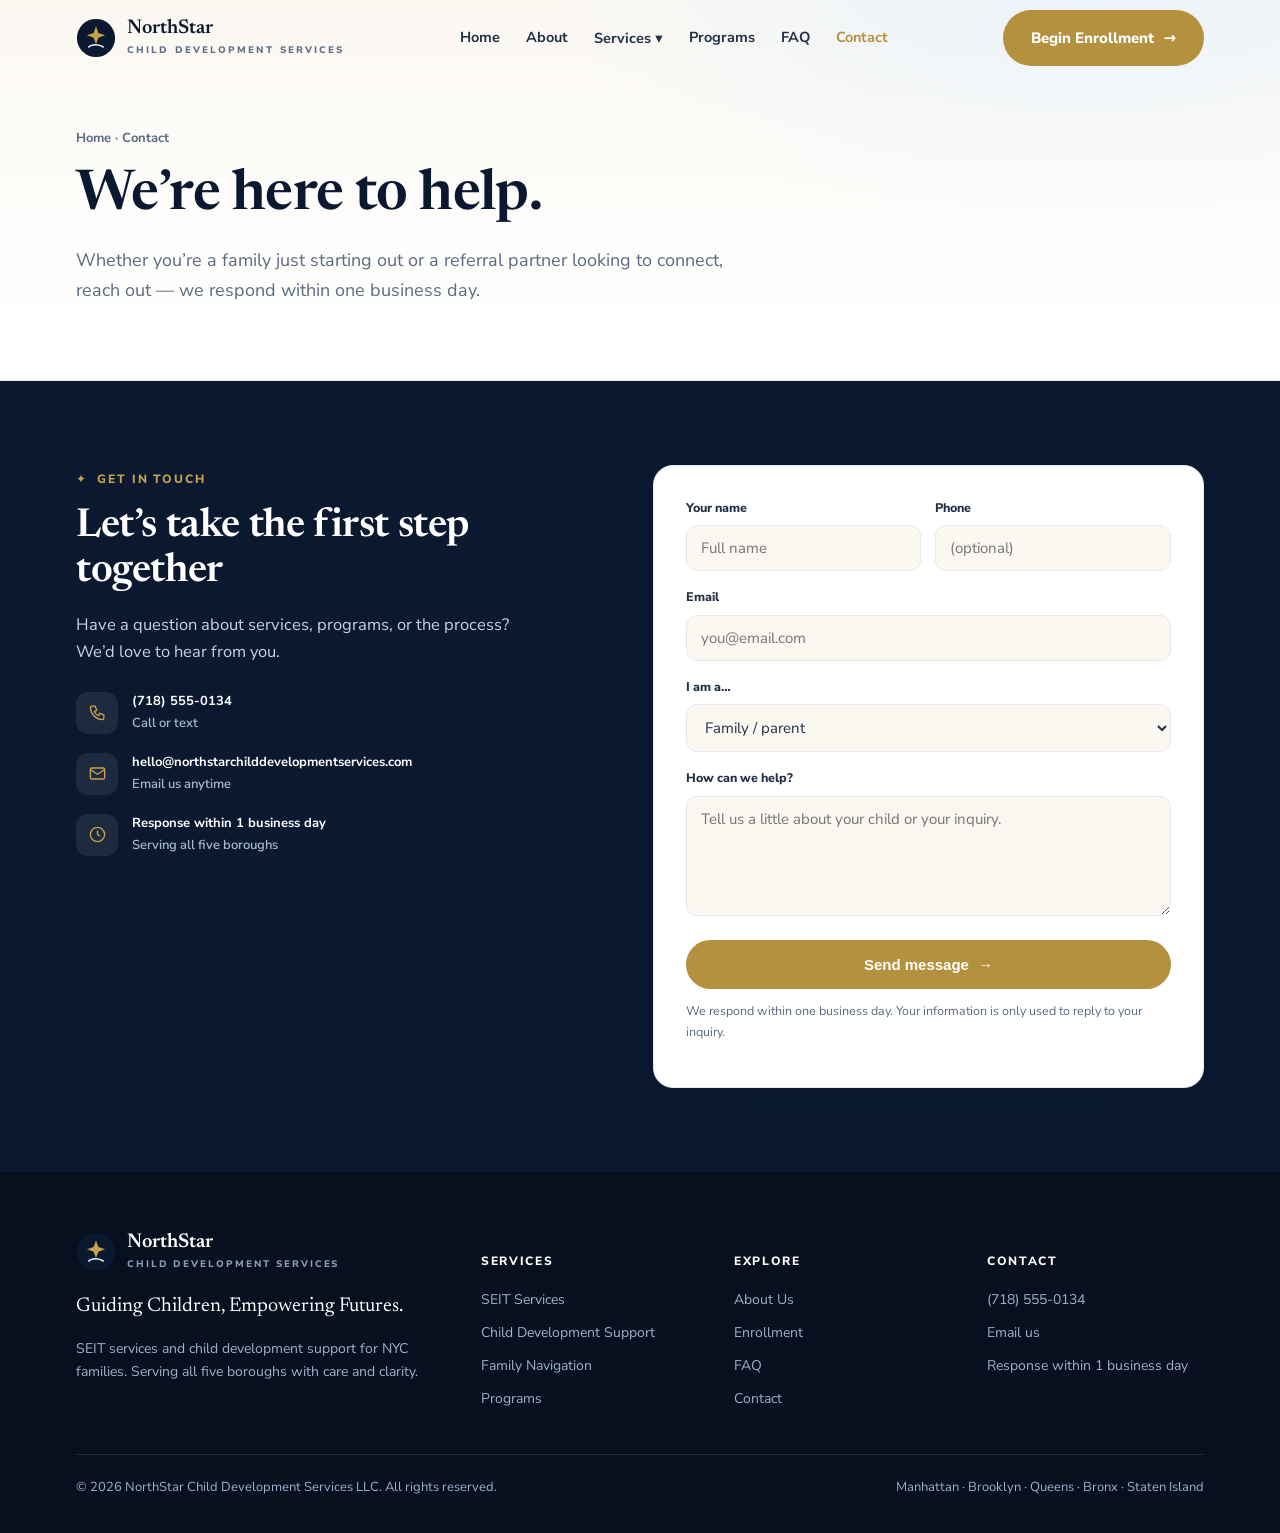
<file: contact.html>
<!DOCTYPE html><html lang="en"><head><meta charset="utf-8"/><meta name="viewport" content="width=device-width, initial-scale=1"/><title>Contact — NorthStar Child Development Services</title><meta name="description" content="Contact NorthStar Child Development Services. Call, email, or send a message — we respond within one business day. Serving all five NYC boroughs."/><meta property="og:title" content="Contact — NorthStar Child Development Services"/><meta property="og:description" content="Contact NorthStar Child Development Services. Call, email, or send a message — we respond within one business day. Serving all five NYC boroughs."/><link rel="preconnect" href="https://fonts.googleapis.com"/><link rel="preconnect" href="https://fonts.gstatic.com" crossorigin/><link href="https://fonts.googleapis.com/css2?family=Newsreader:opsz,wght@6..72,400;6..72,500;6..72,600&family=Nunito+Sans:wght@400;600;700;800&display=swap" rel="stylesheet"/><link rel="stylesheet" href="assets/style.css"/></head><body><header class="site" id="top-header"><div class="wrap bar"><a href="index.html" class="brand" aria-label="NorthStar Child Development Services home"><svg class="mark" viewBox="0 0 44 44" fill="none" xmlns="http://www.w3.org/2000/svg" aria-hidden="true"><circle cx="22" cy="22" r="21" fill="#0A1930"/><path d="M22 9l2.6 7.4L32 19l-7.4 2.6L22 29l-2.6-7.4L12 19l7.4-2.6L22 9z" fill="#C9A24B"/><path d="M14 32c3-3.5 12-3.5 16 0" stroke="#EAF2FB" stroke-width="1.6" stroke-linecap="round"/></svg><span class="txt"><b>NorthStar</b><small>CHILD DEVELOPMENT SERVICES</small></span></a><nav class="main" aria-label="Primary"><a href="index.html" class="">Home</a><a href="about.html" class="">About</a><span class="navitem"><a href="services.html" class="">Services ▾</a><span class="drop"><a href="seit.html"><b>SEIT Services</b><span>One-on-one specialized instruction</span></a><a href="child-development.html"><b>Child Development Support</b><span>Milestones, evaluations, referrals</span></a><a href="family-navigation.html"><b>Family Navigation</b><span>Understanding the CPSE process</span></a><a href="services.html"><b>All Services</b><span>See everything we offer</span></a></span></span><a href="programs.html" class="">Programs</a><a href="faq.html" class="">FAQ</a><a href="contact.html" class="active">Contact</a></nav><div class="hcta"><a href="enroll.html" class="btn btn-gold">Begin Enrollment <span class="a">→</span></a><button class="burger" id="burger" aria-label="Open menu"><span></span><span></span><span></span></button></div></div></header><div class="mobile" id="mobile" aria-hidden="true"><div class="mtop"><span class="eyebrow"><span class="star">✦</span> Menu</span><button class="mclose" id="mclose">Close ✕</button></div><a href="index.html">Home</a><a href="about.html">About</a><a href="services.html">Services</a><a href="seit.html" class="sub">SEIT Services</a><a href="child-development.html" class="sub">Child Development Support</a><a href="family-navigation.html" class="sub">Family Navigation</a><a href="programs.html">Programs</a><a href="faq.html">FAQ</a><a href="contact.html">Contact</a><div style="margin-top:22px"><a href="enroll.html" class="btn btn-gold" style="color:#fff">Begin Enrollment →</a></div></div><main><section class="page-head"><div class="wrap"><div class="crumb rev"><a href="index.html">Home</a> &middot; Contact</div><h1 class="rev">We’re here to help.</h1><p class="rev">Whether you’re a family just starting out or a referral partner looking to connect, reach out — we respond within one business day.</p></div></section><section class="band navy"><div class="wrap contact-grid"><div class="rev"><span class="eyebrow" style="color:var(--gold-bright)"><span class="star">✦</span> Get in touch</span><h2 style="font-size:clamp(26px,3.4vw,40px);margin:14px 0 14px">Let’s take the first step together</h2><p style="color:#c7d3e6;font-size:16.5px;max-width:44ch">Have a question about services, programs, or the process? We’d love to hear from you.</p><div class="cinfo"><a href="tel:7185550134"><span class="ic"><svg viewBox="0 0 24 24" fill="none" stroke="currentColor" stroke-width="1.7"><path d="M5 4h4l2 5-3 2a12 12 0 005 5l2-3 5 2v4a2 2 0 01-2 2A16 16 0 013 6a2 2 0 012-2z"/></svg></span><span><b>(718) 555-0134</b><span>Call or text</span></span></a><a href="mailto:hello@northstarchilddevelopmentservices.com"><span class="ic"><svg viewBox="0 0 24 24" fill="none" stroke="currentColor" stroke-width="1.7"><rect x="3" y="5" width="18" height="14" rx="2"/><path d="M3 7l9 6 9-6"/></svg></span><span><b>hello@northstarchilddevelopmentservices.com</b><span>Email us anytime</span></span></a><div class="row"><span class="ic"><svg viewBox="0 0 24 24" fill="none" stroke="currentColor" stroke-width="1.7"><circle cx="12" cy="12" r="9"/><path d="M12 7v5l3 2"/></svg></span><span><b>Response within 1 business day</b><span>Serving all five boroughs</span></span></div></div></div><form class="cform rev" id="contactForm" action="https://api.web3forms.com/submit" method="POST"><input type="hidden" name="access_key" value="YOUR_WEB3FORMS_ACCESS_KEY"/><input type="hidden" name="subject" value="New inquiry — NorthStar Child Development Services"/><input type="checkbox" name="botcheck" style="display:none" tabindex="-1" autocomplete="off"/><div class="fld row"><div class="fld"><label for="name">Your name</label><input id="name" name="name" type="text" required placeholder="Full name"/></div><div class="fld"><label for="phone">Phone</label><input id="phone" name="phone" type="tel" placeholder="(optional)"/></div></div><div class="fld"><label for="email">Email</label><input id="email" name="email" type="email" required placeholder="you@email.com"/></div><div class="fld"><label for="role">I am a…</label><select id="role" name="role"><option>Family / parent</option><option>Referral partner (attorney, advocate, evaluator, community)</option><option>Other</option></select></div><div class="fld"><label for="message">How can we help?</label><textarea id="message" name="message" required placeholder="Tell us a little about your child or your inquiry."></textarea></div><button type="submit" class="btn btn-gold" style="width:100%;justify-content:center;color:#fff">Send message <span class="a">→</span></button><p class="fnote">We respond within one business day. Your information is only used to reply to your inquiry.</p><p class="fstatus" id="fstatus"></p></form></div></section></main><footer class="site"><div class="wrap"><div class="foot"><div><div class="brand" style="gap:11px"><svg class="mark" viewBox="0 0 44 44" fill="none" xmlns="http://www.w3.org/2000/svg" aria-hidden="true"><circle cx="22" cy="22" r="21" fill="#0A1930"/><path d="M22 9l2.6 7.4L32 19l-7.4 2.6L22 29l-2.6-7.4L12 19l7.4-2.6L22 9z" fill="#C9A24B"/><path d="M14 32c3-3.5 12-3.5 16 0" stroke="#EAF2FB" stroke-width="1.6" stroke-linecap="round"/></svg><span class="txt"><b style="color:#fff;font-family:'Newsreader',serif;font-size:20px">NorthStar</b><small style="display:block;color:#8f9fbb;letter-spacing:.2em;font-size:9.5px;font-weight:800">CHILD DEVELOPMENT SERVICES</small></span></div><p class="tag" style="margin-top:18px">Guiding Children, Empowering Futures.</p><p>SEIT services and child development support for NYC families. Serving all five boroughs with care and clarity.</p></div><div><h5>Services</h5><ul><li><a href="seit.html">SEIT Services</a></li><li><a href="child-development.html">Child Development Support</a></li><li><a href="family-navigation.html">Family Navigation</a></li><li><a href="programs.html">Programs</a></li></ul></div><div><h5>Explore</h5><ul><li><a href="about.html">About Us</a></li><li><a href="enroll.html">Enrollment</a></li><li><a href="faq.html">FAQ</a></li><li><a href="contact.html">Contact</a></li></ul></div><div><h5>Contact</h5><ul><li><a href="tel:7185550134">(718) 555-0134</a></li><li><a href="mailto:hello@northstarchilddevelopmentservices.com">Email us</a></li><li>Response within 1 business day</li></ul></div></div><div class="fbot"><span>&copy; <span id="yr">2026</span> NorthStar Child Development Services LLC. All rights reserved.</span><span>Manhattan &middot; Brooklyn &middot; Queens &middot; Bronx &middot; Staten Island</span></div></div></footer><script src="assets/app.js"></script></body></html>
</file>
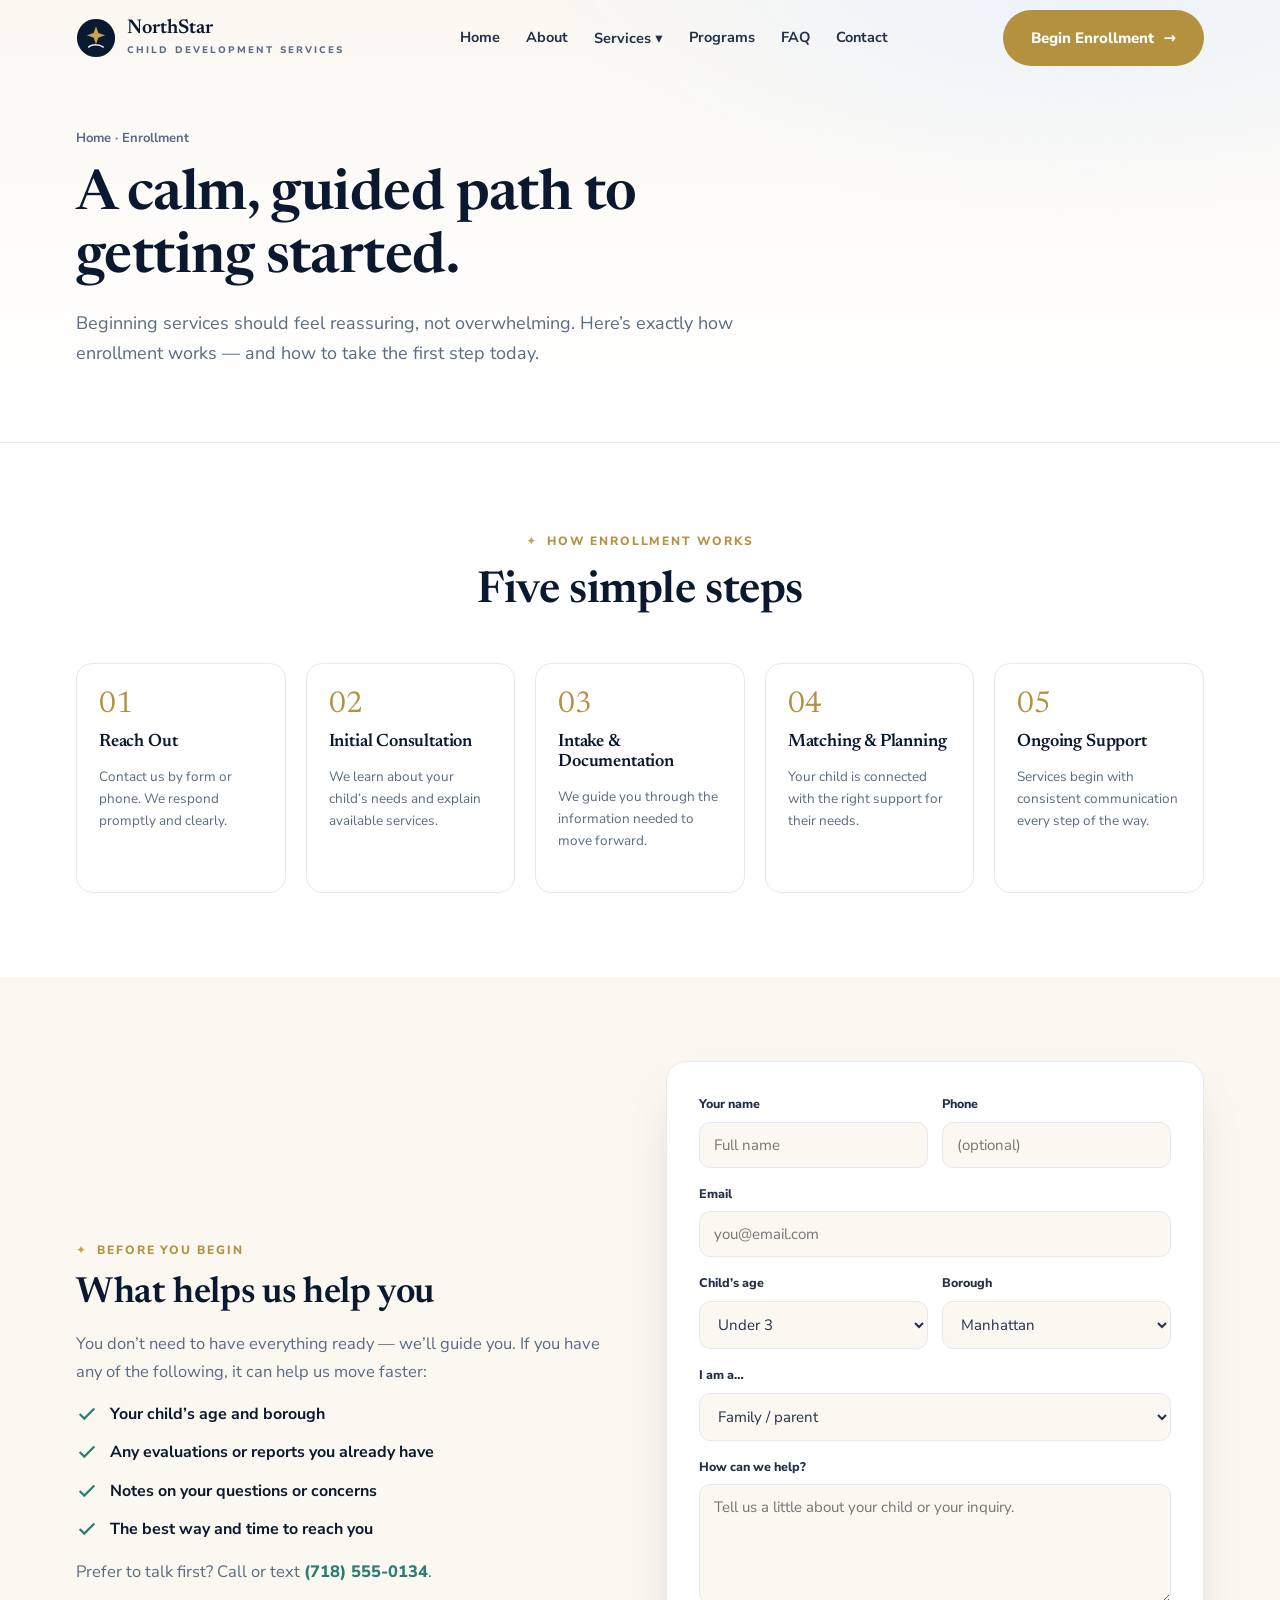
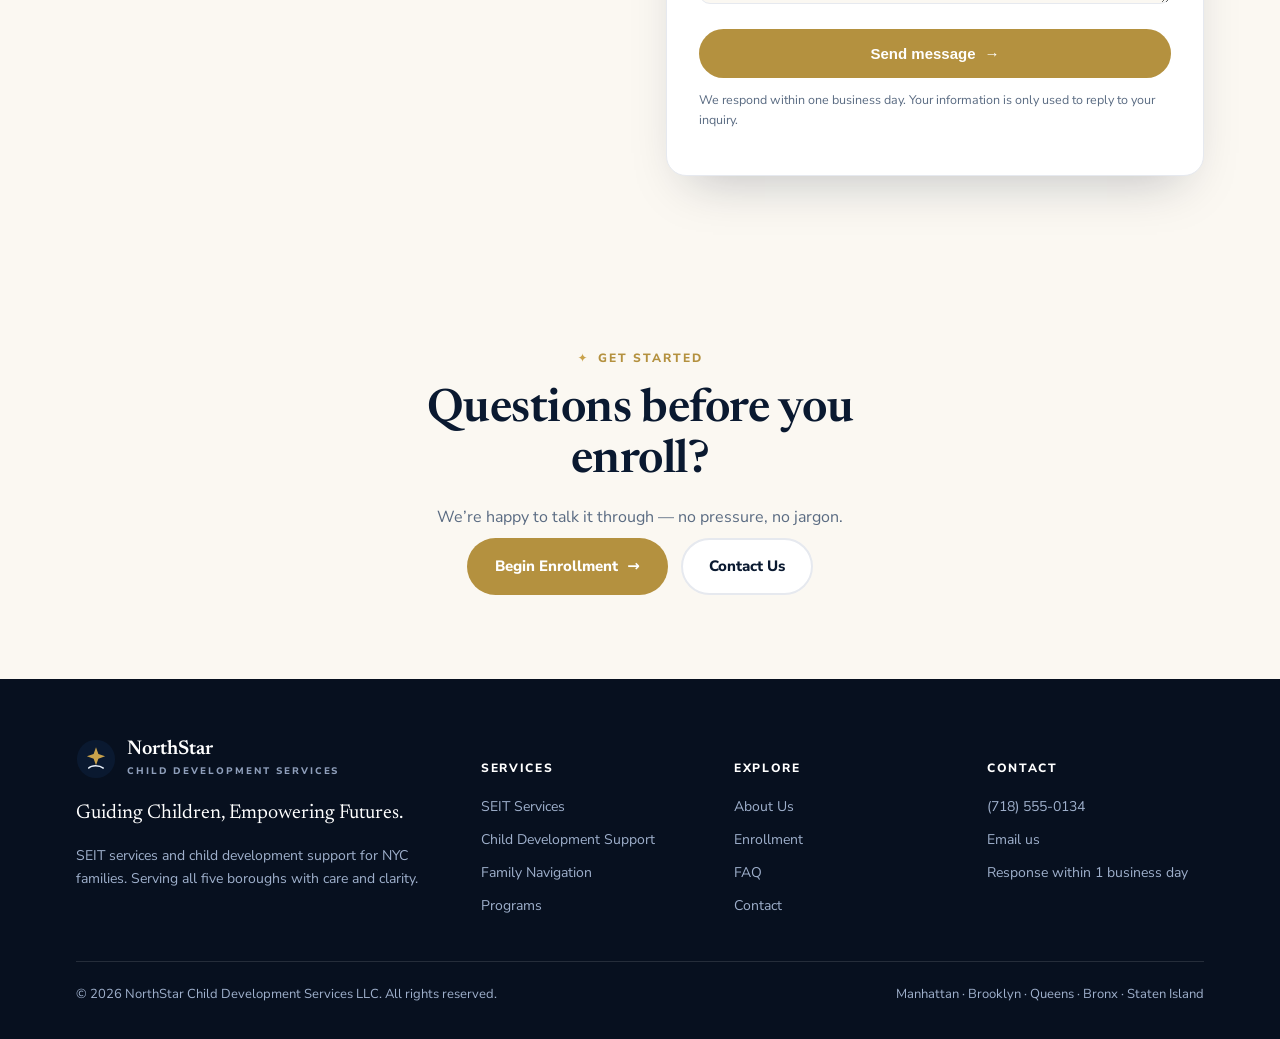
<file: enroll.html>
<!DOCTYPE html><html lang="en"><head><meta charset="utf-8"/><meta name="viewport" content="width=device-width, initial-scale=1"/><title>Enrollment — NorthStar Child Development Services</title><meta name="description" content="Begin enrollment with NorthStar Child Development Services. A calm, guided path to SEIT and child development support for your child."/><meta property="og:title" content="Enrollment — NorthStar Child Development Services"/><meta property="og:description" content="Begin enrollment with NorthStar Child Development Services. A calm, guided path to SEIT and child development support for your child."/><link rel="preconnect" href="https://fonts.googleapis.com"/><link rel="preconnect" href="https://fonts.gstatic.com" crossorigin/><link href="https://fonts.googleapis.com/css2?family=Newsreader:opsz,wght@6..72,400;6..72,500;6..72,600&family=Nunito+Sans:wght@400;600;700;800&display=swap" rel="stylesheet"/><link rel="stylesheet" href="assets/style.css"/></head><body><header class="site" id="top-header"><div class="wrap bar"><a href="index.html" class="brand" aria-label="NorthStar Child Development Services home"><svg class="mark" viewBox="0 0 44 44" fill="none" xmlns="http://www.w3.org/2000/svg" aria-hidden="true"><circle cx="22" cy="22" r="21" fill="#0A1930"/><path d="M22 9l2.6 7.4L32 19l-7.4 2.6L22 29l-2.6-7.4L12 19l7.4-2.6L22 9z" fill="#C9A24B"/><path d="M14 32c3-3.5 12-3.5 16 0" stroke="#EAF2FB" stroke-width="1.6" stroke-linecap="round"/></svg><span class="txt"><b>NorthStar</b><small>CHILD DEVELOPMENT SERVICES</small></span></a><nav class="main" aria-label="Primary"><a href="index.html" class="">Home</a><a href="about.html" class="">About</a><span class="navitem"><a href="services.html" class="">Services ▾</a><span class="drop"><a href="seit.html"><b>SEIT Services</b><span>One-on-one specialized instruction</span></a><a href="child-development.html"><b>Child Development Support</b><span>Milestones, evaluations, referrals</span></a><a href="family-navigation.html"><b>Family Navigation</b><span>Understanding the CPSE process</span></a><a href="services.html"><b>All Services</b><span>See everything we offer</span></a></span></span><a href="programs.html" class="">Programs</a><a href="faq.html" class="">FAQ</a><a href="contact.html" class="">Contact</a></nav><div class="hcta"><a href="enroll.html" class="btn btn-gold">Begin Enrollment <span class="a">→</span></a><button class="burger" id="burger" aria-label="Open menu"><span></span><span></span><span></span></button></div></div></header><div class="mobile" id="mobile" aria-hidden="true"><div class="mtop"><span class="eyebrow"><span class="star">✦</span> Menu</span><button class="mclose" id="mclose">Close ✕</button></div><a href="index.html">Home</a><a href="about.html">About</a><a href="services.html">Services</a><a href="seit.html" class="sub">SEIT Services</a><a href="child-development.html" class="sub">Child Development Support</a><a href="family-navigation.html" class="sub">Family Navigation</a><a href="programs.html">Programs</a><a href="faq.html">FAQ</a><a href="contact.html">Contact</a><div style="margin-top:22px"><a href="enroll.html" class="btn btn-gold" style="color:#fff">Begin Enrollment →</a></div></div><main><section class="page-head"><div class="wrap"><div class="crumb rev"><a href="index.html">Home</a> &middot; Enrollment</div><h1 class="rev">A calm, guided path to getting started.</h1><p class="rev">Beginning services should feel reassuring, not overwhelming. Here’s exactly how enrollment works — and how to take the first step today.</p></div></section><section class="band"><div class="wrap"><div class="shead rev"><span class="eyebrow"><span class="star">✦</span> How enrollment works</span><h2>Five simple steps</h2></div><div class="steps"><div class="step rev"><div class="n">01</div><h4>Reach Out</h4><p>Contact us by form or phone. We respond promptly and clearly.</p></div><div class="step rev d1"><div class="n">02</div><h4>Initial Consultation</h4><p>We learn about your child’s needs and explain available services.</p></div><div class="step rev d2"><div class="n">03</div><h4>Intake &amp; Documentation</h4><p>We guide you through the information needed to move forward.</p></div><div class="step rev d3"><div class="n">04</div><h4>Matching &amp; Planning</h4><p>Your child is connected with the right support for their needs.</p></div><div class="step rev d3"><div class="n">05</div><h4>Ongoing Support</h4><p>Services begin with consistent communication every step of the way.</p></div></div></div></section><section class="band cream"><div class="wrap split"><div class="prose rev"><span class="eyebrow"><span class="star">✦</span> Before you begin</span><h2 style="font-size:clamp(26px,3vw,36px);margin:12px 0 16px">What helps us help you</h2><p>You don’t need to have everything ready — we’ll guide you. If you have any of the following, it can help us move faster:</p><ul><li><svg viewBox="0 0 24 24" fill="none" stroke="currentColor" stroke-width="2.4"><path d="M20 6L9 17l-5-5"/></svg> Your child’s age and borough</li><li><svg viewBox="0 0 24 24" fill="none" stroke="currentColor" stroke-width="2.4"><path d="M20 6L9 17l-5-5"/></svg> Any evaluations or reports you already have</li><li><svg viewBox="0 0 24 24" fill="none" stroke="currentColor" stroke-width="2.4"><path d="M20 6L9 17l-5-5"/></svg> Notes on your questions or concerns</li><li><svg viewBox="0 0 24 24" fill="none" stroke="currentColor" stroke-width="2.4"><path d="M20 6L9 17l-5-5"/></svg> The best way and time to reach you</li></ul><p style="margin-top:14px">Prefer to talk first? Call or text <a href="tel:7185550134" style="color:var(--teal);font-weight:800">(718) 555-0134</a>.</p></div><form class="cform rev" id="contactForm" action="https://api.web3forms.com/submit" method="POST"><input type="hidden" name="access_key" value="YOUR_WEB3FORMS_ACCESS_KEY"/><input type="hidden" name="subject" value="New enrollment inquiry — NorthStar Child Development Services"/><input type="checkbox" name="botcheck" style="display:none" tabindex="-1" autocomplete="off"/><div class="fld row"><div class="fld"><label for="name">Your name</label><input id="name" name="name" type="text" required placeholder="Full name"/></div><div class="fld"><label for="phone">Phone</label><input id="phone" name="phone" type="tel" placeholder="(optional)"/></div></div><div class="fld"><label for="email">Email</label><input id="email" name="email" type="email" required placeholder="you@email.com"/></div><div class="fld row"><div class="fld"><label for="age">Child’s age</label><select id="age" name="child_age"><option>Under 3</option><option>3 years</option><option>4 years</option><option>5 years</option></select></div><div class="fld"><label for="boro">Borough</label><select id="boro" name="borough"><option>Manhattan</option><option>Brooklyn</option><option>Queens</option><option>Bronx</option><option>Staten Island</option></select></div></div><div class="fld"><label for="role">I am a…</label><select id="role" name="role"><option>Family / parent</option><option>Referral partner (attorney, advocate, evaluator, community)</option><option>Other</option></select></div><div class="fld"><label for="message">How can we help?</label><textarea id="message" name="message" required placeholder="Tell us a little about your child or your inquiry."></textarea></div><button type="submit" class="btn btn-gold" style="width:100%;justify-content:center;color:#fff">Send message <span class="a">→</span></button><p class="fnote">We respond within one business day. Your information is only used to reply to your inquiry.</p><p class="fstatus" id="fstatus"></p></form></div></section><section class="band cream"><div class="wrap cta-band rev"><span class="eyebrow" style="justify-content:center"><span class="star">✦</span> Get started</span><h2 style="margin-top:14px">Questions before you enroll?</h2><p style="color:var(--muted);max-width:52ch;margin:0 auto">We’re happy to talk it through — no pressure, no jargon.</p><div class="btns"><a href="enroll.html" class="btn btn-gold">Begin Enrollment <span class="a">→</span></a><a href="contact.html" class="btn btn-ghost">Contact Us</a></div></div></section></main><footer class="site"><div class="wrap"><div class="foot"><div><div class="brand" style="gap:11px"><svg class="mark" viewBox="0 0 44 44" fill="none" xmlns="http://www.w3.org/2000/svg" aria-hidden="true"><circle cx="22" cy="22" r="21" fill="#0A1930"/><path d="M22 9l2.6 7.4L32 19l-7.4 2.6L22 29l-2.6-7.4L12 19l7.4-2.6L22 9z" fill="#C9A24B"/><path d="M14 32c3-3.5 12-3.5 16 0" stroke="#EAF2FB" stroke-width="1.6" stroke-linecap="round"/></svg><span class="txt"><b style="color:#fff;font-family:'Newsreader',serif;font-size:20px">NorthStar</b><small style="display:block;color:#8f9fbb;letter-spacing:.2em;font-size:9.5px;font-weight:800">CHILD DEVELOPMENT SERVICES</small></span></div><p class="tag" style="margin-top:18px">Guiding Children, Empowering Futures.</p><p>SEIT services and child development support for NYC families. Serving all five boroughs with care and clarity.</p></div><div><h5>Services</h5><ul><li><a href="seit.html">SEIT Services</a></li><li><a href="child-development.html">Child Development Support</a></li><li><a href="family-navigation.html">Family Navigation</a></li><li><a href="programs.html">Programs</a></li></ul></div><div><h5>Explore</h5><ul><li><a href="about.html">About Us</a></li><li><a href="enroll.html">Enrollment</a></li><li><a href="faq.html">FAQ</a></li><li><a href="contact.html">Contact</a></li></ul></div><div><h5>Contact</h5><ul><li><a href="tel:7185550134">(718) 555-0134</a></li><li><a href="mailto:hello@northstarchilddevelopmentservices.com">Email us</a></li><li>Response within 1 business day</li></ul></div></div><div class="fbot"><span>&copy; <span id="yr">2026</span> NorthStar Child Development Services LLC. All rights reserved.</span><span>Manhattan &middot; Brooklyn &middot; Queens &middot; Bronx &middot; Staten Island</span></div></div></footer><script src="assets/app.js"></script></body></html>
</file>
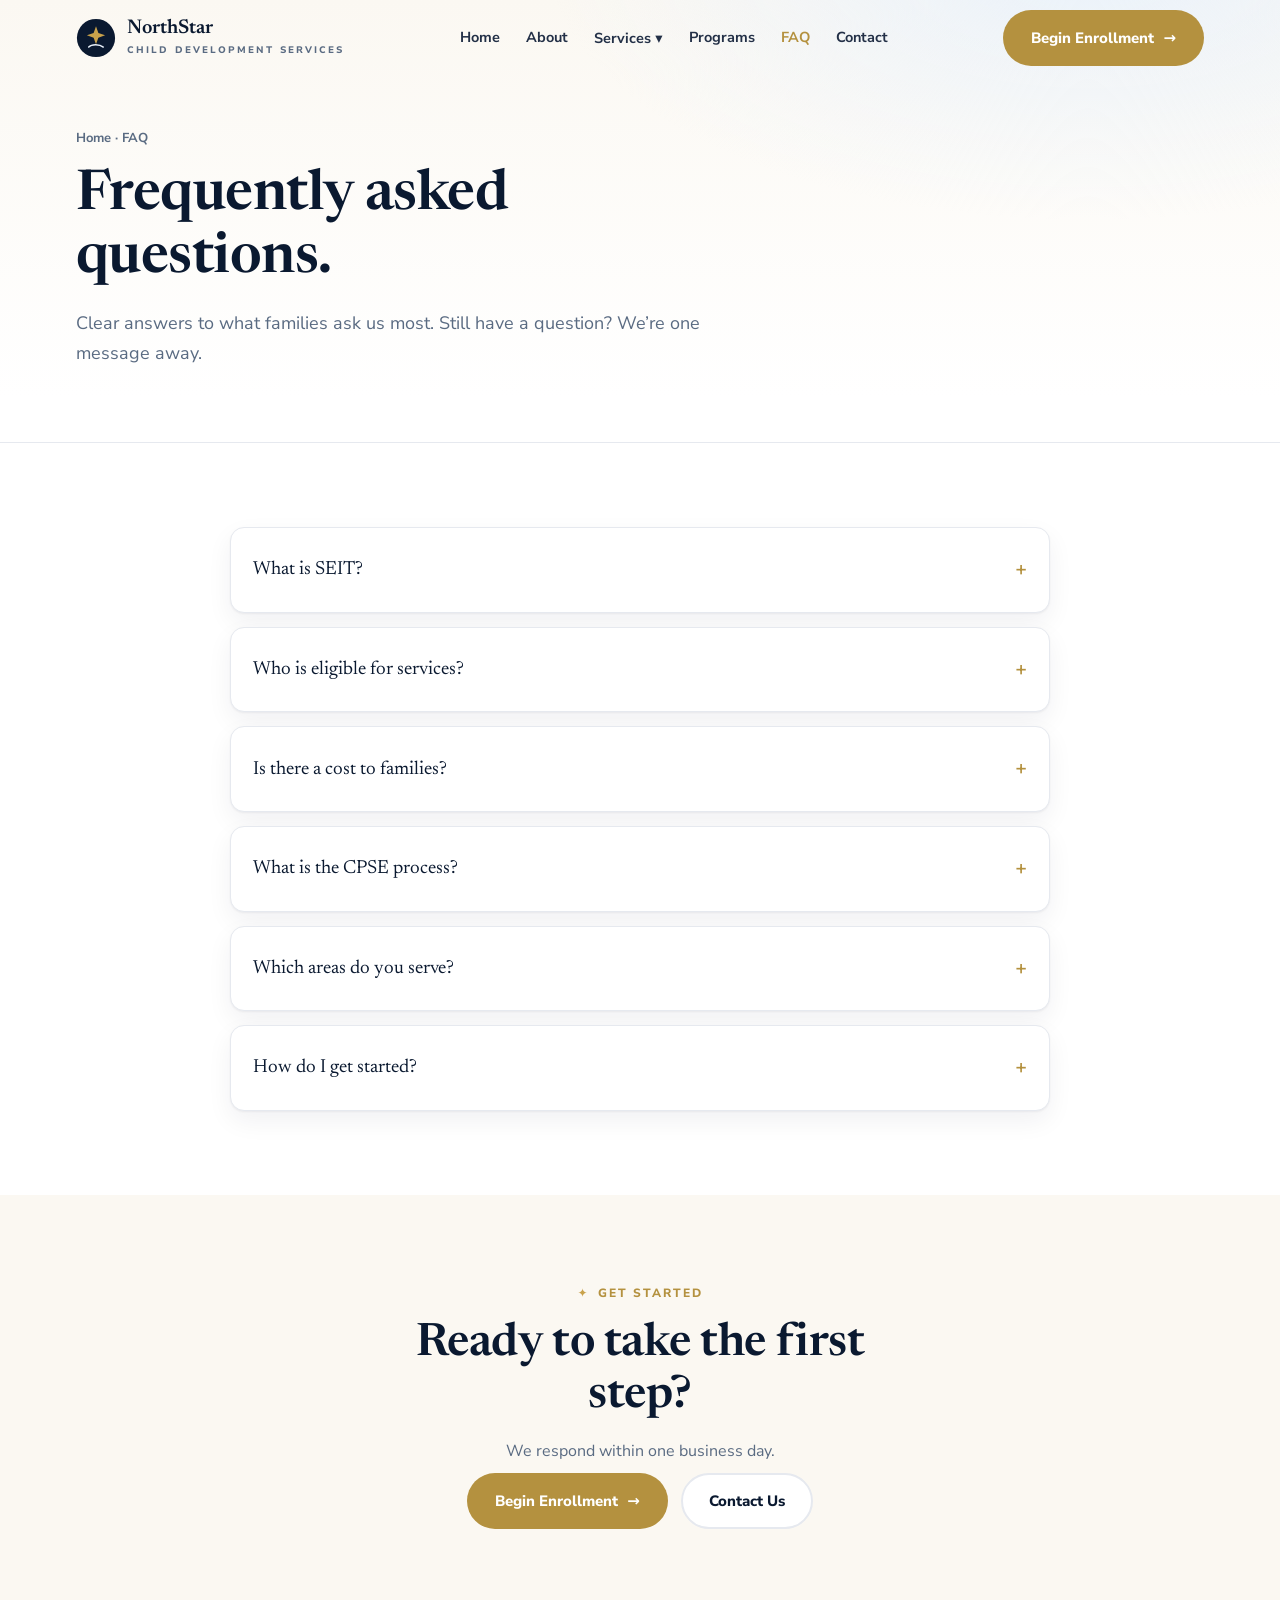
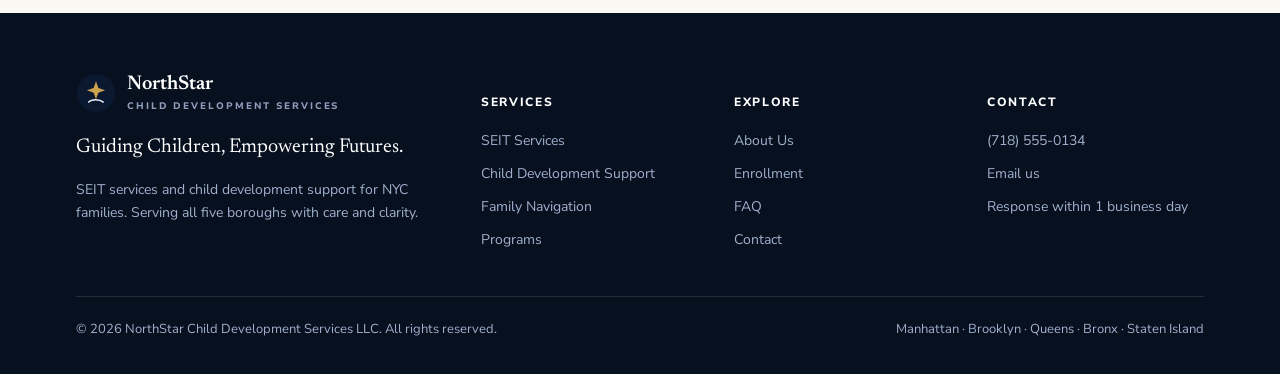
<file: faq.html>
<!DOCTYPE html><html lang="en"><head><meta charset="utf-8"/><meta name="viewport" content="width=device-width, initial-scale=1"/><title>FAQ — NorthStar Child Development Services</title><meta name="description" content="Answers to common questions about SEIT, eligibility, the CPSE process, cost, and getting started with NorthStar Child Development Services."/><meta property="og:title" content="FAQ — NorthStar Child Development Services"/><meta property="og:description" content="Answers to common questions about SEIT, eligibility, the CPSE process, cost, and getting started with NorthStar Child Development Services."/><link rel="preconnect" href="https://fonts.googleapis.com"/><link rel="preconnect" href="https://fonts.gstatic.com" crossorigin/><link href="https://fonts.googleapis.com/css2?family=Newsreader:opsz,wght@6..72,400;6..72,500;6..72,600&family=Nunito+Sans:wght@400;600;700;800&display=swap" rel="stylesheet"/><link rel="stylesheet" href="assets/style.css"/></head><body><header class="site" id="top-header"><div class="wrap bar"><a href="index.html" class="brand" aria-label="NorthStar Child Development Services home"><svg class="mark" viewBox="0 0 44 44" fill="none" xmlns="http://www.w3.org/2000/svg" aria-hidden="true"><circle cx="22" cy="22" r="21" fill="#0A1930"/><path d="M22 9l2.6 7.4L32 19l-7.4 2.6L22 29l-2.6-7.4L12 19l7.4-2.6L22 9z" fill="#C9A24B"/><path d="M14 32c3-3.5 12-3.5 16 0" stroke="#EAF2FB" stroke-width="1.6" stroke-linecap="round"/></svg><span class="txt"><b>NorthStar</b><small>CHILD DEVELOPMENT SERVICES</small></span></a><nav class="main" aria-label="Primary"><a href="index.html" class="">Home</a><a href="about.html" class="">About</a><span class="navitem"><a href="services.html" class="">Services ▾</a><span class="drop"><a href="seit.html"><b>SEIT Services</b><span>One-on-one specialized instruction</span></a><a href="child-development.html"><b>Child Development Support</b><span>Milestones, evaluations, referrals</span></a><a href="family-navigation.html"><b>Family Navigation</b><span>Understanding the CPSE process</span></a><a href="services.html"><b>All Services</b><span>See everything we offer</span></a></span></span><a href="programs.html" class="">Programs</a><a href="faq.html" class="active">FAQ</a><a href="contact.html" class="">Contact</a></nav><div class="hcta"><a href="enroll.html" class="btn btn-gold">Begin Enrollment <span class="a">→</span></a><button class="burger" id="burger" aria-label="Open menu"><span></span><span></span><span></span></button></div></div></header><div class="mobile" id="mobile" aria-hidden="true"><div class="mtop"><span class="eyebrow"><span class="star">✦</span> Menu</span><button class="mclose" id="mclose">Close ✕</button></div><a href="index.html">Home</a><a href="about.html">About</a><a href="services.html">Services</a><a href="seit.html" class="sub">SEIT Services</a><a href="child-development.html" class="sub">Child Development Support</a><a href="family-navigation.html" class="sub">Family Navigation</a><a href="programs.html">Programs</a><a href="faq.html">FAQ</a><a href="contact.html">Contact</a><div style="margin-top:22px"><a href="enroll.html" class="btn btn-gold" style="color:#fff">Begin Enrollment →</a></div></div><main><section class="page-head"><div class="wrap"><div class="crumb rev"><a href="index.html">Home</a> &middot; FAQ</div><h1 class="rev">Frequently asked questions.</h1><p class="rev">Clear answers to what families ask us most. Still have a question? We’re one message away.</p></div></section><section class="band"><div class="wrap"><div class="faq"><details class="q rev"><summary>What is SEIT?</summary><p>SEIT (Special Education Itinerant Teacher) is individualized, one-on-one specialized instruction for preschool-age children (ages 3–5) who are eligible for preschool special education. Sessions take place where your child already is — at home or in a childcare or center-based setting.</p></details><details class="q rev"><summary>Who is eligible for services?</summary><p>Children ages 3–5 who are found eligible through the CPSE (Committee on Preschool Special Education) process. If your child hasn’t been evaluated yet, we can help you understand and navigate the steps.</p></details><details class="q rev"><summary>Is there a cost to families?</summary><p>For eligible children, preschool special education services such as SEIT are provided at no cost to families when authorized through the CPSE process. We’ll help you understand exactly what to expect.</p></details><details class="q rev"><summary>What is the CPSE process?</summary><p>The CPSE (Committee on Preschool Special Education) determines a preschool child’s eligibility for special education services and the supports they’ll receive. Our Family Navigation service helps you understand eligibility and each stage of the journey.</p></details><details class="q rev"><summary>Which areas do you serve?</summary><p>We serve families across all five NYC boroughs — Manhattan, Brooklyn, Queens, the Bronx, and Staten Island.</p></details><details class="q rev"><summary>How do I get started?</summary><p>Reach out through the enrollment form or by phone. We respond within one business day, learn about your child’s needs, and clearly explain the available services and next steps.</p></details></div></div></section><section class="band cream"><div class="wrap cta-band rev"><span class="eyebrow" style="justify-content:center"><span class="star">✦</span> Get started</span><h2 style="margin-top:14px">Ready to take the first step?</h2><p style="color:var(--muted);max-width:52ch;margin:0 auto">We respond within one business day.</p><div class="btns"><a href="enroll.html" class="btn btn-gold">Begin Enrollment <span class="a">→</span></a><a href="contact.html" class="btn btn-ghost">Contact Us</a></div></div></section></main><footer class="site"><div class="wrap"><div class="foot"><div><div class="brand" style="gap:11px"><svg class="mark" viewBox="0 0 44 44" fill="none" xmlns="http://www.w3.org/2000/svg" aria-hidden="true"><circle cx="22" cy="22" r="21" fill="#0A1930"/><path d="M22 9l2.6 7.4L32 19l-7.4 2.6L22 29l-2.6-7.4L12 19l7.4-2.6L22 9z" fill="#C9A24B"/><path d="M14 32c3-3.5 12-3.5 16 0" stroke="#EAF2FB" stroke-width="1.6" stroke-linecap="round"/></svg><span class="txt"><b style="color:#fff;font-family:'Newsreader',serif;font-size:20px">NorthStar</b><small style="display:block;color:#8f9fbb;letter-spacing:.2em;font-size:9.5px;font-weight:800">CHILD DEVELOPMENT SERVICES</small></span></div><p class="tag" style="margin-top:18px">Guiding Children, Empowering Futures.</p><p>SEIT services and child development support for NYC families. Serving all five boroughs with care and clarity.</p></div><div><h5>Services</h5><ul><li><a href="seit.html">SEIT Services</a></li><li><a href="child-development.html">Child Development Support</a></li><li><a href="family-navigation.html">Family Navigation</a></li><li><a href="programs.html">Programs</a></li></ul></div><div><h5>Explore</h5><ul><li><a href="about.html">About Us</a></li><li><a href="enroll.html">Enrollment</a></li><li><a href="faq.html">FAQ</a></li><li><a href="contact.html">Contact</a></li></ul></div><div><h5>Contact</h5><ul><li><a href="tel:7185550134">(718) 555-0134</a></li><li><a href="mailto:hello@northstarchilddevelopmentservices.com">Email us</a></li><li>Response within 1 business day</li></ul></div></div><div class="fbot"><span>&copy; <span id="yr">2026</span> NorthStar Child Development Services LLC. All rights reserved.</span><span>Manhattan &middot; Brooklyn &middot; Queens &middot; Bronx &middot; Staten Island</span></div></div></footer><script src="assets/app.js"></script></body></html>
</file>
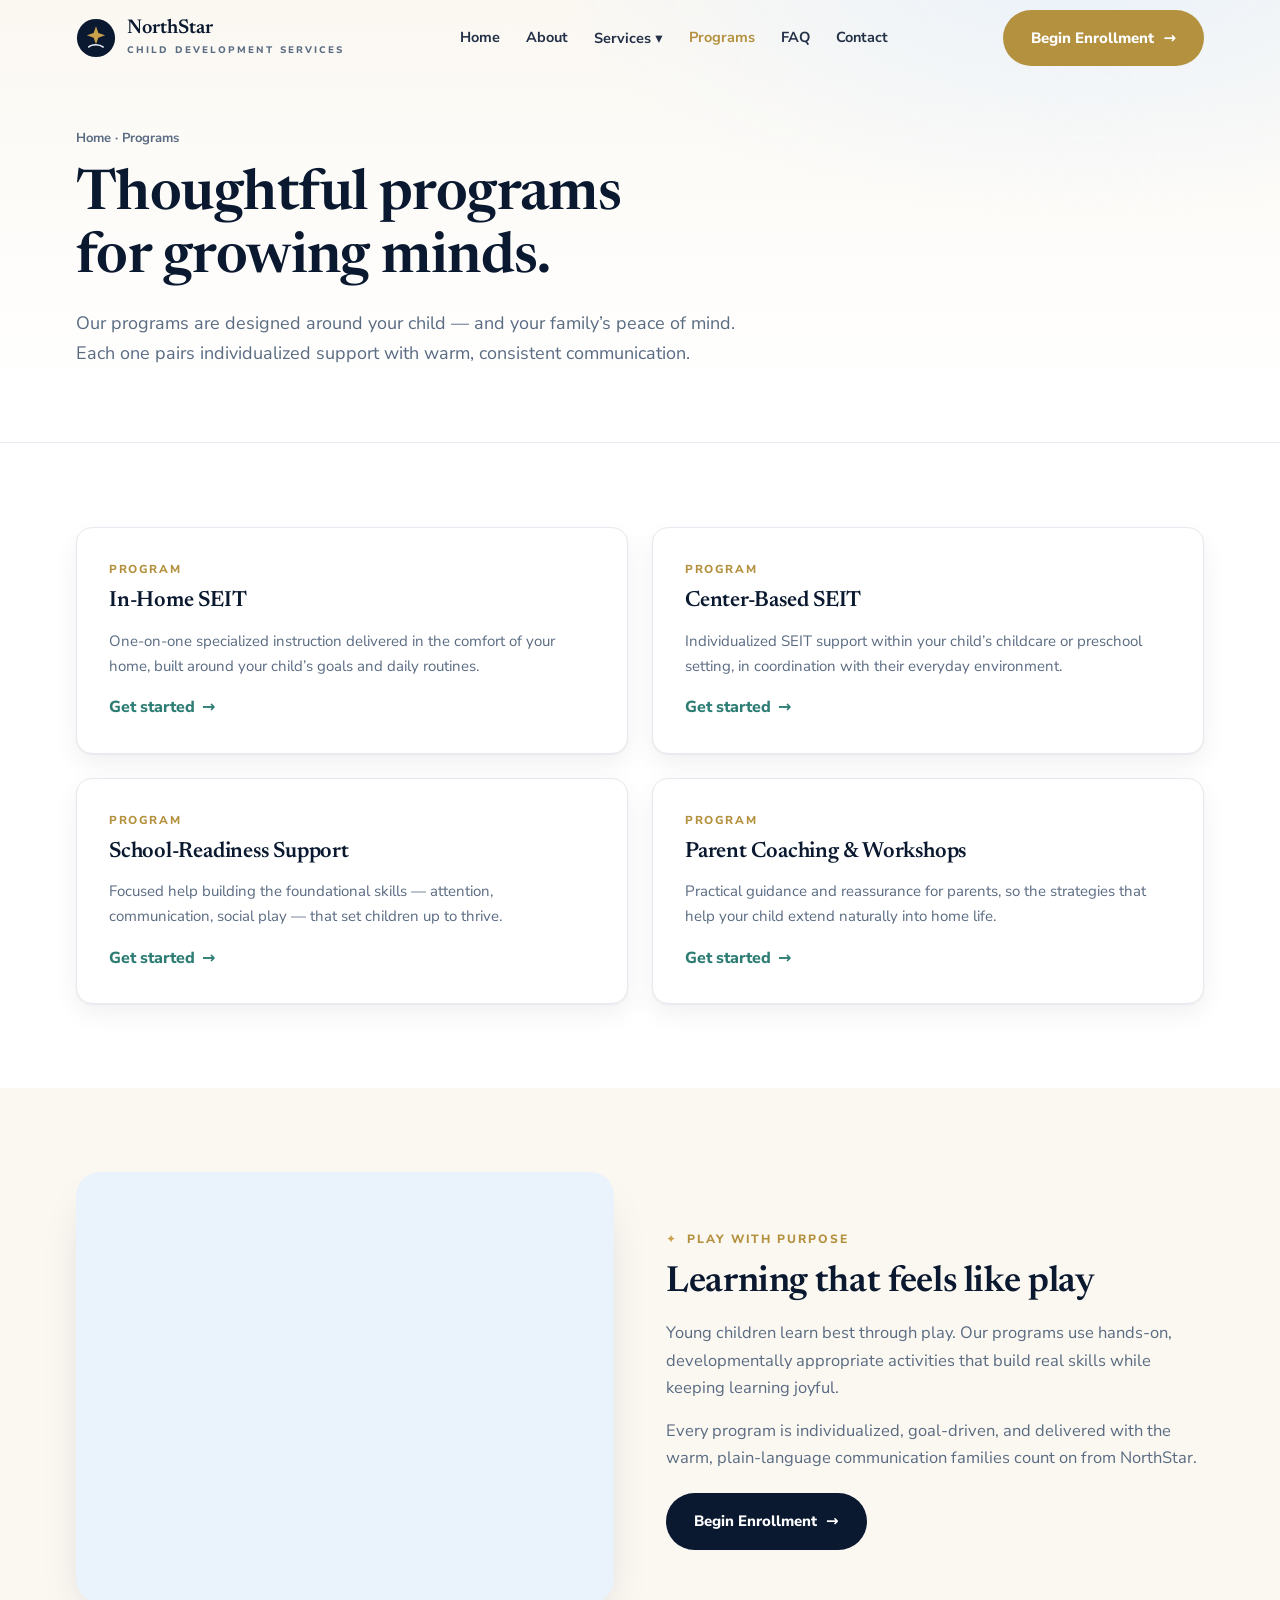
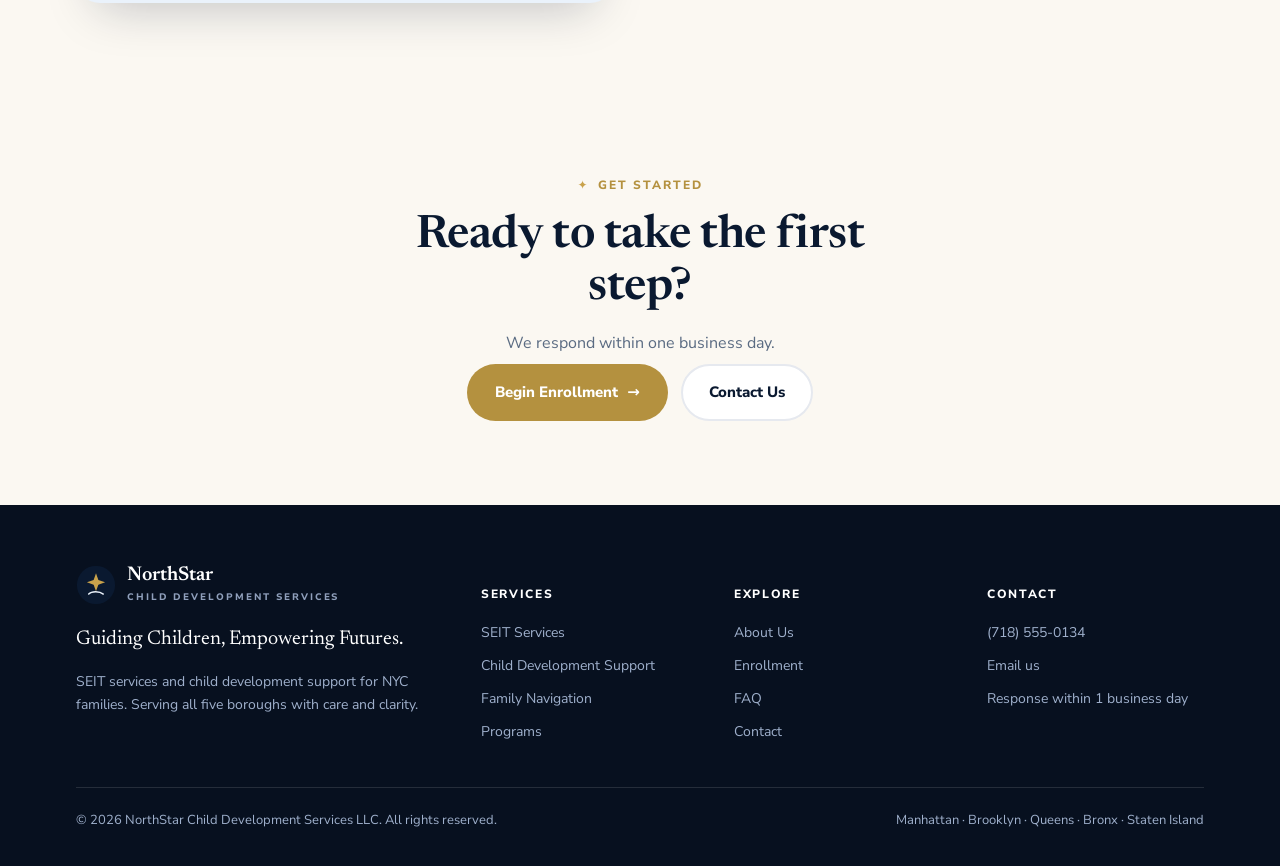
<file: programs.html>
<!DOCTYPE html><html lang="en"><head><meta charset="utf-8"/><meta name="viewport" content="width=device-width, initial-scale=1"/><title>Programs — NorthStar Child Development Services</title><meta name="description" content="In-home and center-based SEIT, school-readiness support, parent coaching, and developmental play groups for NYC preschoolers."/><meta property="og:title" content="Programs — NorthStar Child Development Services"/><meta property="og:description" content="In-home and center-based SEIT, school-readiness support, parent coaching, and developmental play groups for NYC preschoolers."/><link rel="preconnect" href="https://fonts.googleapis.com"/><link rel="preconnect" href="https://fonts.gstatic.com" crossorigin/><link href="https://fonts.googleapis.com/css2?family=Newsreader:opsz,wght@6..72,400;6..72,500;6..72,600&family=Nunito+Sans:wght@400;600;700;800&display=swap" rel="stylesheet"/><link rel="stylesheet" href="assets/style.css"/></head><body><header class="site" id="top-header"><div class="wrap bar"><a href="index.html" class="brand" aria-label="NorthStar Child Development Services home"><svg class="mark" viewBox="0 0 44 44" fill="none" xmlns="http://www.w3.org/2000/svg" aria-hidden="true"><circle cx="22" cy="22" r="21" fill="#0A1930"/><path d="M22 9l2.6 7.4L32 19l-7.4 2.6L22 29l-2.6-7.4L12 19l7.4-2.6L22 9z" fill="#C9A24B"/><path d="M14 32c3-3.5 12-3.5 16 0" stroke="#EAF2FB" stroke-width="1.6" stroke-linecap="round"/></svg><span class="txt"><b>NorthStar</b><small>CHILD DEVELOPMENT SERVICES</small></span></a><nav class="main" aria-label="Primary"><a href="index.html" class="">Home</a><a href="about.html" class="">About</a><span class="navitem"><a href="services.html" class="">Services ▾</a><span class="drop"><a href="seit.html"><b>SEIT Services</b><span>One-on-one specialized instruction</span></a><a href="child-development.html"><b>Child Development Support</b><span>Milestones, evaluations, referrals</span></a><a href="family-navigation.html"><b>Family Navigation</b><span>Understanding the CPSE process</span></a><a href="services.html"><b>All Services</b><span>See everything we offer</span></a></span></span><a href="programs.html" class="active">Programs</a><a href="faq.html" class="">FAQ</a><a href="contact.html" class="">Contact</a></nav><div class="hcta"><a href="enroll.html" class="btn btn-gold">Begin Enrollment <span class="a">→</span></a><button class="burger" id="burger" aria-label="Open menu"><span></span><span></span><span></span></button></div></div></header><div class="mobile" id="mobile" aria-hidden="true"><div class="mtop"><span class="eyebrow"><span class="star">✦</span> Menu</span><button class="mclose" id="mclose">Close ✕</button></div><a href="index.html">Home</a><a href="about.html">About</a><a href="services.html">Services</a><a href="seit.html" class="sub">SEIT Services</a><a href="child-development.html" class="sub">Child Development Support</a><a href="family-navigation.html" class="sub">Family Navigation</a><a href="programs.html">Programs</a><a href="faq.html">FAQ</a><a href="contact.html">Contact</a><div style="margin-top:22px"><a href="enroll.html" class="btn btn-gold" style="color:#fff">Begin Enrollment →</a></div></div><main><section class="page-head"><div class="wrap"><div class="crumb rev"><a href="index.html">Home</a> &middot; Programs</div><h1 class="rev">Thoughtful programs for growing minds.</h1><p class="rev">Our programs are designed around your child — and your family’s peace of mind. Each one pairs individualized support with warm, consistent communication.</p></div></section><section class="band"><div class="wrap"><div class="grid-2"><div class="icard rev"><div class="k">Program</div><h3>In-Home SEIT</h3><p>One-on-one specialized instruction delivered in the comfort of your home, built around your child’s goals and daily routines.</p><div class="m"><a href="enroll.html" class="tlink">Get started <span class="a">→</span></a></div></div><div class="icard rev"><div class="k">Program</div><h3>Center-Based SEIT</h3><p>Individualized SEIT support within your child’s childcare or preschool setting, in coordination with their everyday environment.</p><div class="m"><a href="enroll.html" class="tlink">Get started <span class="a">→</span></a></div></div><div class="icard rev"><div class="k">Program</div><h3>School-Readiness Support</h3><p>Focused help building the foundational skills — attention, communication, social play — that set children up to thrive.</p><div class="m"><a href="enroll.html" class="tlink">Get started <span class="a">→</span></a></div></div><div class="icard rev"><div class="k">Program</div><h3>Parent Coaching &amp; Workshops</h3><p>Practical guidance and reassurance for parents, so the strategies that help your child extend naturally into home life.</p><div class="m"><a href="enroll.html" class="tlink">Get started <span class="a">→</span></a></div></div></div></div></section><section class="band cream"><div class="wrap split"><div class="pic-frame rev"><video autoplay muted loop playsinline preload="metadata" poster="https://images.pexels.com/photos/16145654/pexels-photo-16145654.jpeg?auto=compress&cs=tinysrgb&w=1000"><source src="https://videos.pexels.com/video-files/8160138/8160138-sd_960_540_25fps.mp4" type="video/mp4"/></video></div><div class="prose rev"><span class="eyebrow"><span class="star">✦</span> Play with purpose</span><h2 style="font-size:clamp(26px,3vw,36px);margin:12px 0 16px">Learning that feels like play</h2><p>Young children learn best through play. Our programs use hands-on, developmentally appropriate activities that build real skills while keeping learning joyful.</p><p>Every program is individualized, goal-driven, and delivered with the warm, plain-language communication families count on from NorthStar.</p><div style="margin-top:22px"><a href="enroll.html" class="btn btn-navy">Begin Enrollment <span class="a">→</span></a></div></div></div></section><section class="band cream"><div class="wrap cta-band rev"><span class="eyebrow" style="justify-content:center"><span class="star">✦</span> Get started</span><h2 style="margin-top:14px">Ready to take the first step?</h2><p style="color:var(--muted);max-width:52ch;margin:0 auto">We respond within one business day.</p><div class="btns"><a href="enroll.html" class="btn btn-gold">Begin Enrollment <span class="a">→</span></a><a href="contact.html" class="btn btn-ghost">Contact Us</a></div></div></section></main><footer class="site"><div class="wrap"><div class="foot"><div><div class="brand" style="gap:11px"><svg class="mark" viewBox="0 0 44 44" fill="none" xmlns="http://www.w3.org/2000/svg" aria-hidden="true"><circle cx="22" cy="22" r="21" fill="#0A1930"/><path d="M22 9l2.6 7.4L32 19l-7.4 2.6L22 29l-2.6-7.4L12 19l7.4-2.6L22 9z" fill="#C9A24B"/><path d="M14 32c3-3.5 12-3.5 16 0" stroke="#EAF2FB" stroke-width="1.6" stroke-linecap="round"/></svg><span class="txt"><b style="color:#fff;font-family:'Newsreader',serif;font-size:20px">NorthStar</b><small style="display:block;color:#8f9fbb;letter-spacing:.2em;font-size:9.5px;font-weight:800">CHILD DEVELOPMENT SERVICES</small></span></div><p class="tag" style="margin-top:18px">Guiding Children, Empowering Futures.</p><p>SEIT services and child development support for NYC families. Serving all five boroughs with care and clarity.</p></div><div><h5>Services</h5><ul><li><a href="seit.html">SEIT Services</a></li><li><a href="child-development.html">Child Development Support</a></li><li><a href="family-navigation.html">Family Navigation</a></li><li><a href="programs.html">Programs</a></li></ul></div><div><h5>Explore</h5><ul><li><a href="about.html">About Us</a></li><li><a href="enroll.html">Enrollment</a></li><li><a href="faq.html">FAQ</a></li><li><a href="contact.html">Contact</a></li></ul></div><div><h5>Contact</h5><ul><li><a href="tel:7185550134">(718) 555-0134</a></li><li><a href="mailto:hello@northstarchilddevelopmentservices.com">Email us</a></li><li>Response within 1 business day</li></ul></div></div><div class="fbot"><span>&copy; <span id="yr">2026</span> NorthStar Child Development Services LLC. All rights reserved.</span><span>Manhattan &middot; Brooklyn &middot; Queens &middot; Bronx &middot; Staten Island</span></div></div></footer><script src="assets/app.js"></script></body></html>
</file>
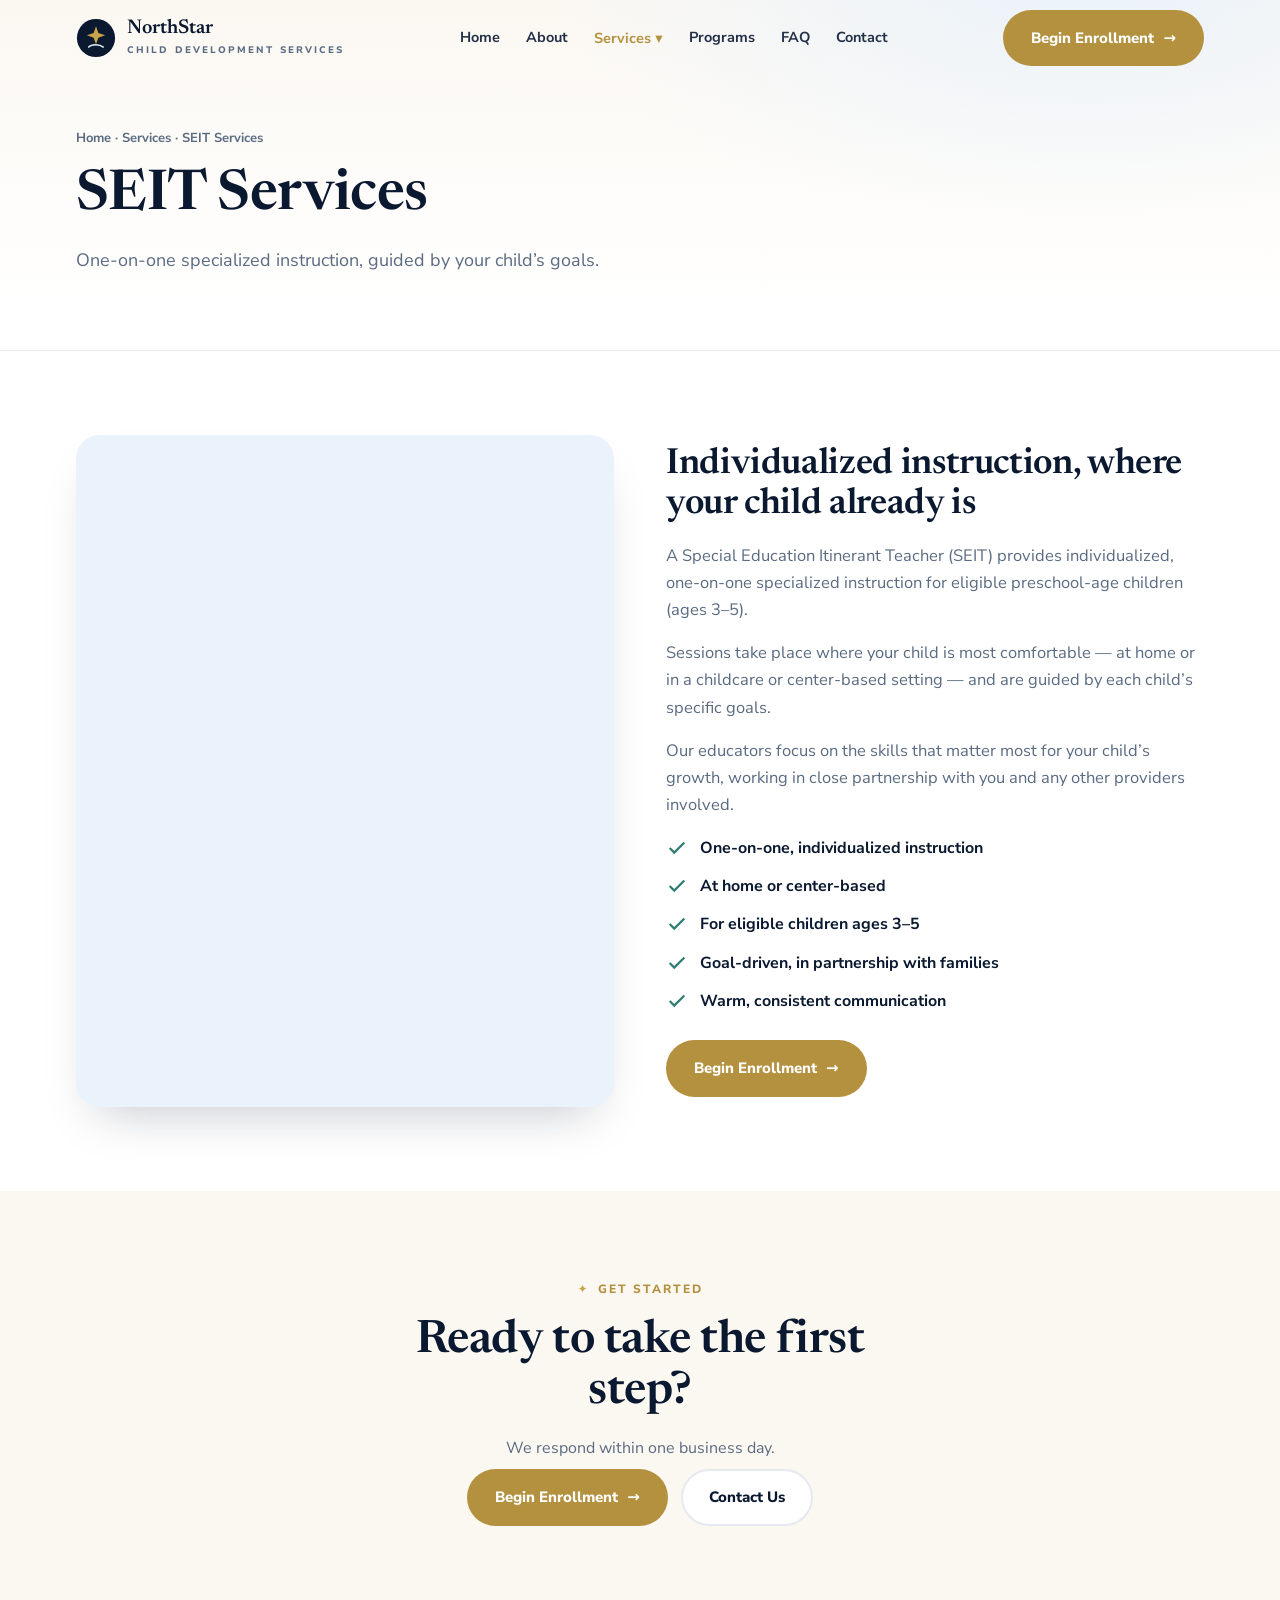
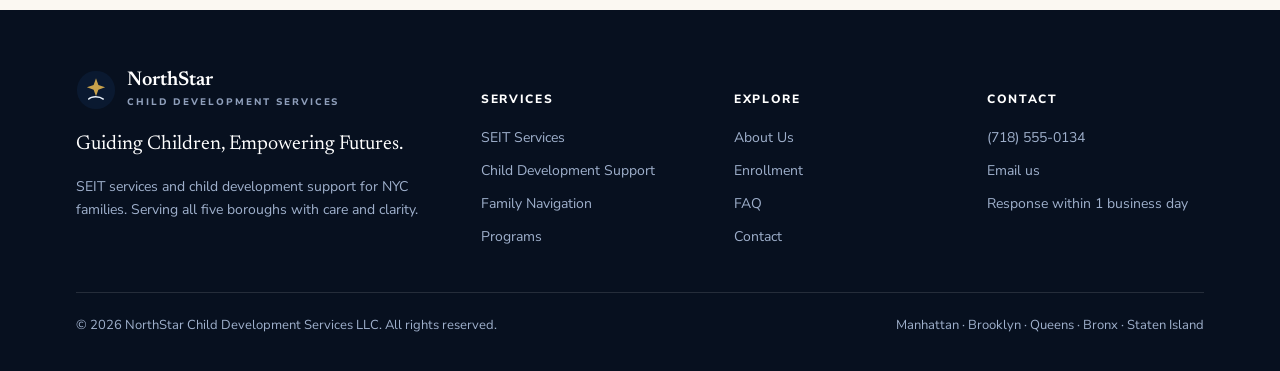
<file: seit.html>
<!DOCTYPE html><html lang="en"><head><meta charset="utf-8"/><meta name="viewport" content="width=device-width, initial-scale=1"/><title>SEIT Services — NorthStar Child Development Services</title><meta name="description" content="One-on-one specialized instruction, guided by your child’s goals."/><meta property="og:title" content="SEIT Services — NorthStar Child Development Services"/><meta property="og:description" content="One-on-one specialized instruction, guided by your child’s goals."/><link rel="preconnect" href="https://fonts.googleapis.com"/><link rel="preconnect" href="https://fonts.gstatic.com" crossorigin/><link href="https://fonts.googleapis.com/css2?family=Newsreader:opsz,wght@6..72,400;6..72,500;6..72,600&family=Nunito+Sans:wght@400;600;700;800&display=swap" rel="stylesheet"/><link rel="stylesheet" href="assets/style.css"/></head><body><header class="site" id="top-header"><div class="wrap bar"><a href="index.html" class="brand" aria-label="NorthStar Child Development Services home"><svg class="mark" viewBox="0 0 44 44" fill="none" xmlns="http://www.w3.org/2000/svg" aria-hidden="true"><circle cx="22" cy="22" r="21" fill="#0A1930"/><path d="M22 9l2.6 7.4L32 19l-7.4 2.6L22 29l-2.6-7.4L12 19l7.4-2.6L22 9z" fill="#C9A24B"/><path d="M14 32c3-3.5 12-3.5 16 0" stroke="#EAF2FB" stroke-width="1.6" stroke-linecap="round"/></svg><span class="txt"><b>NorthStar</b><small>CHILD DEVELOPMENT SERVICES</small></span></a><nav class="main" aria-label="Primary"><a href="index.html" class="">Home</a><a href="about.html" class="">About</a><span class="navitem"><a href="services.html" class="active">Services ▾</a><span class="drop"><a href="seit.html"><b>SEIT Services</b><span>One-on-one specialized instruction</span></a><a href="child-development.html"><b>Child Development Support</b><span>Milestones, evaluations, referrals</span></a><a href="family-navigation.html"><b>Family Navigation</b><span>Understanding the CPSE process</span></a><a href="services.html"><b>All Services</b><span>See everything we offer</span></a></span></span><a href="programs.html" class="">Programs</a><a href="faq.html" class="">FAQ</a><a href="contact.html" class="">Contact</a></nav><div class="hcta"><a href="enroll.html" class="btn btn-gold">Begin Enrollment <span class="a">→</span></a><button class="burger" id="burger" aria-label="Open menu"><span></span><span></span><span></span></button></div></div></header><div class="mobile" id="mobile" aria-hidden="true"><div class="mtop"><span class="eyebrow"><span class="star">✦</span> Menu</span><button class="mclose" id="mclose">Close ✕</button></div><a href="index.html">Home</a><a href="about.html">About</a><a href="services.html">Services</a><a href="seit.html" class="sub">SEIT Services</a><a href="child-development.html" class="sub">Child Development Support</a><a href="family-navigation.html" class="sub">Family Navigation</a><a href="programs.html">Programs</a><a href="faq.html">FAQ</a><a href="contact.html">Contact</a><div style="margin-top:22px"><a href="enroll.html" class="btn btn-gold" style="color:#fff">Begin Enrollment →</a></div></div><main><section class="page-head"><div class="wrap"><div class="crumb rev"><a href="index.html">Home</a> &middot; <a href="services.html">Services</a> &middot; SEIT Services</div><h1 class="rev">SEIT Services</h1><p class="rev">One-on-one specialized instruction, guided by your child’s goals.</p></div></section><section class="band"><div class="wrap split"><div class="pic-frame pic-tall rev"><video autoplay muted loop playsinline preload="metadata" poster="https://images.pexels.com/photos/35290755/pexels-photo-35290755.jpeg?auto=compress&cs=tinysrgb&w=1000"><source src="https://videos.pexels.com/video-files/8925026/8925026-sd_960_540_25fps.mp4" type="video/mp4"/></video></div><div class="prose rev"><h2 style="font-size:clamp(26px,3vw,36px);margin:0 0 16px">Individualized instruction, where your child already is</h2><p>A Special Education Itinerant Teacher (SEIT) provides individualized, one-on-one specialized instruction for eligible preschool-age children (ages 3–5).</p><p>Sessions take place where your child is most comfortable — at home or in a childcare or center-based setting — and are guided by each child’s specific goals.</p><p>Our educators focus on the skills that matter most for your child’s growth, working in close partnership with you and any other providers involved.</p><ul><li><svg viewBox="0 0 24 24" fill="none" stroke="currentColor" stroke-width="2.4"><path d="M20 6L9 17l-5-5"/></svg> One-on-one, individualized instruction</li><li><svg viewBox="0 0 24 24" fill="none" stroke="currentColor" stroke-width="2.4"><path d="M20 6L9 17l-5-5"/></svg> At home or center-based</li><li><svg viewBox="0 0 24 24" fill="none" stroke="currentColor" stroke-width="2.4"><path d="M20 6L9 17l-5-5"/></svg> For eligible children ages 3–5</li><li><svg viewBox="0 0 24 24" fill="none" stroke="currentColor" stroke-width="2.4"><path d="M20 6L9 17l-5-5"/></svg> Goal-driven, in partnership with families</li><li><svg viewBox="0 0 24 24" fill="none" stroke="currentColor" stroke-width="2.4"><path d="M20 6L9 17l-5-5"/></svg> Warm, consistent communication</li></ul><div style="margin-top:26px"><a href="enroll.html" class="btn btn-gold">Begin Enrollment <span class="a">→</span></a></div></div></div></section><section class="band cream"><div class="wrap cta-band rev"><span class="eyebrow" style="justify-content:center"><span class="star">✦</span> Get started</span><h2 style="margin-top:14px">Ready to take the first step?</h2><p style="color:var(--muted);max-width:52ch;margin:0 auto">We respond within one business day.</p><div class="btns"><a href="enroll.html" class="btn btn-gold">Begin Enrollment <span class="a">→</span></a><a href="contact.html" class="btn btn-ghost">Contact Us</a></div></div></section></main><footer class="site"><div class="wrap"><div class="foot"><div><div class="brand" style="gap:11px"><svg class="mark" viewBox="0 0 44 44" fill="none" xmlns="http://www.w3.org/2000/svg" aria-hidden="true"><circle cx="22" cy="22" r="21" fill="#0A1930"/><path d="M22 9l2.6 7.4L32 19l-7.4 2.6L22 29l-2.6-7.4L12 19l7.4-2.6L22 9z" fill="#C9A24B"/><path d="M14 32c3-3.5 12-3.5 16 0" stroke="#EAF2FB" stroke-width="1.6" stroke-linecap="round"/></svg><span class="txt"><b style="color:#fff;font-family:'Newsreader',serif;font-size:20px">NorthStar</b><small style="display:block;color:#8f9fbb;letter-spacing:.2em;font-size:9.5px;font-weight:800">CHILD DEVELOPMENT SERVICES</small></span></div><p class="tag" style="margin-top:18px">Guiding Children, Empowering Futures.</p><p>SEIT services and child development support for NYC families. Serving all five boroughs with care and clarity.</p></div><div><h5>Services</h5><ul><li><a href="seit.html">SEIT Services</a></li><li><a href="child-development.html">Child Development Support</a></li><li><a href="family-navigation.html">Family Navigation</a></li><li><a href="programs.html">Programs</a></li></ul></div><div><h5>Explore</h5><ul><li><a href="about.html">About Us</a></li><li><a href="enroll.html">Enrollment</a></li><li><a href="faq.html">FAQ</a></li><li><a href="contact.html">Contact</a></li></ul></div><div><h5>Contact</h5><ul><li><a href="tel:7185550134">(718) 555-0134</a></li><li><a href="mailto:hello@northstarchilddevelopmentservices.com">Email us</a></li><li>Response within 1 business day</li></ul></div></div><div class="fbot"><span>&copy; <span id="yr">2026</span> NorthStar Child Development Services LLC. All rights reserved.</span><span>Manhattan &middot; Brooklyn &middot; Queens &middot; Bronx &middot; Staten Island</span></div></div></footer><script src="assets/app.js"></script></body></html>
</file>
<file: assets/style.css>
/* ============================================================
   NorthStar Child Development Services — shared stylesheet
   Premium · warm · family-friendly · trustworthy
   ============================================================ */
:root{
  --navy:#0A1930; --navy-soft:#12294d; --ink:#233047; --muted:#5a6b82;
  --gold:#B4913F; --gold-bright:#C9A24B; --gold-soft:#EBDCC0;
  --sky:#EAF2FB; --sky-deep:#DCEAF8; --cream:#FBF8F2; --sage:#EAF1EC; --teal:#2E7D74;
  --line:#E6E9EF; --white:#fff;
  --maxw:1180px; --narrow:920px; --ease:cubic-bezier(.22,.61,.36,1);
  --sh-sm:0 1px 2px rgba(10,25,48,.05),0 10px 26px rgba(10,25,48,.06);
  --sh-md:0 24px 50px -22px rgba(10,25,48,.26);
  --sh-lg:0 40px 80px -30px rgba(10,25,48,.34);
  --r:16px;
}
*{box-sizing:border-box}
html{scroll-behavior:smooth}
@media (prefers-reduced-motion:reduce){html{scroll-behavior:auto}}
body{margin:0;background:var(--white);color:var(--ink);font-family:"Nunito Sans",system-ui,-apple-system,Segoe UI,Roboto,sans-serif;line-height:1.65;-webkit-font-smoothing:antialiased}
img{display:block;max-width:100%}
a{color:inherit;text-decoration:none}
h1,h2,h3,h4{margin:0;font-family:"Newsreader",Georgia,serif;font-weight:600;line-height:1.12;color:var(--navy);letter-spacing:-.01em}
.wrap{width:100%;max-width:var(--maxw);margin:0 auto;padding:0 26px}
.wrap.narrow{max-width:var(--narrow)}
@media (max-width:600px){.wrap{padding:0 18px}}
.eyebrow{display:inline-flex;align-items:center;gap:9px;font-weight:800;font-size:12px;letter-spacing:.16em;text-transform:uppercase;color:var(--gold)}
.star{color:var(--gold-bright)}
.btn{display:inline-flex;align-items:center;gap:9px;cursor:pointer;font-weight:800;font-size:15px;padding:14px 26px;border-radius:40px;border:2px solid transparent;transition:transform .25s var(--ease),background .25s,color .25s,border-color .25s}
.btn .a{transition:transform .3s var(--ease)}
.btn:hover .a{transform:translateX(4px)}
.btn-gold{background:var(--gold);color:#fff}
.btn-gold:hover{background:var(--navy)}
.btn-navy{background:var(--navy);color:#fff}
.btn-navy:hover{background:var(--gold)}
.btn-ghost{background:#fff;color:var(--navy);border-color:var(--line)}
.btn-ghost:hover{border-color:var(--navy)}
.btn-ghost-light{background:transparent;color:#fff;border-color:rgba(255,255,255,.4)}
.btn-ghost-light:hover{border-color:var(--gold-bright);color:var(--gold-bright)}
.tlink{display:inline-flex;align-items:center;gap:7px;font-weight:800;color:var(--teal)}
.tlink .a{transition:transform .3s var(--ease)}
.tlink:hover .a{transform:translateX(4px)}

/* Header */
header.site{position:fixed;inset:0 0 auto 0;z-index:60;transition:background .35s var(--ease),box-shadow .35s,border-color .35s;border-bottom:1px solid transparent}
header.site.scrolled{background:rgba(255,255,255,.95);backdrop-filter:blur(12px);border-bottom-color:var(--line);box-shadow:0 6px 22px -18px rgba(10,25,48,.5)}
.bar{display:flex;align-items:center;justify-content:space-between;height:76px;gap:20px}
.brand{display:flex;align-items:center;gap:11px}
.brand .mark{width:40px;height:40px;flex:none}
.brand .txt b{display:block;font-family:"Newsreader",serif;font-weight:600;font-size:20px;color:var(--navy);line-height:1}
.brand .txt small{display:block;font-size:9.5px;letter-spacing:.22em;font-weight:800;color:var(--muted);margin-top:4px}
nav.main{display:flex;align-items:center;gap:26px}
.navitem{position:relative}
nav.main>a,.navitem>a{font-weight:700;font-size:14.5px;color:var(--ink);padding:26px 0;transition:color .2s}
nav.main>a:hover,.navitem>a:hover,nav.main a.active{color:var(--gold)}
.drop{position:absolute;top:66px;left:-16px;background:#fff;border:1px solid var(--line);border-radius:14px;box-shadow:var(--sh-md);padding:8px;min-width:262px;opacity:0;visibility:hidden;transform:translateY(6px);transition:.25s var(--ease)}
.navitem:hover .drop{opacity:1;visibility:visible;transform:none}
.drop a{display:block;padding:11px 14px;border-radius:9px;font-size:14px}
.drop a:hover{background:var(--sky);color:var(--navy)}
.drop a b{display:block;color:var(--navy)}
.drop a span{font-size:12.5px;color:var(--muted);font-weight:600}
.hcta{display:flex;align-items:center;gap:12px}
.burger{display:none;background:none;border:none;cursor:pointer;padding:8px}
.burger span{display:block;width:24px;height:2px;background:var(--navy);margin:5px 0;transition:.3s}
.mobile{position:fixed;inset:0;z-index:70;background:var(--navy);color:#fff;padding:26px;transform:translateX(100%);transition:transform .4s var(--ease);display:flex;flex-direction:column;overflow:auto}
.mobile.open{transform:none}
.mtop{display:flex;justify-content:space-between;align-items:center;margin-bottom:22px}
.mclose{background:none;border:none;color:#fff;font-size:15px;font-weight:800;cursor:pointer}
.mobile a{font-family:"Newsreader",serif;font-size:23px;color:#fff;padding:11px 0;border-bottom:1px solid rgba(255,255,255,.14)}
.mobile a.sub{font-size:17px;padding-left:16px;color:#cdd8ea}
.mobile a:hover{color:var(--gold-bright)}

/* Hero (home) */
.hero{padding:132px 0 72px;background:radial-gradient(1100px 520px at 82% 0%,var(--sky) 0%,transparent 62%),linear-gradient(180deg,var(--cream),#fff 78%)}
.hero-grid{display:grid;grid-template-columns:1.05fr .95fr;gap:52px;align-items:center}
.hero h1{font-size:clamp(38px,5.4vw,64px);margin:20px 0 20px}
.hero p.lead{font-size:clamp(16px,1.4vw,19px);color:var(--muted);max-width:47ch}
.hero .cta{display:flex;gap:13px;margin:30px 0 26px;flex-wrap:wrap}
.badges{display:flex;flex-direction:column;gap:10px}
.badges div{display:flex;align-items:center;gap:10px;font-weight:700;font-size:14.5px;color:var(--ink)}
.badges .dot{width:9px;height:9px;border-radius:50%;background:var(--teal);flex:none}
.media{position:relative}
.media .frame{border-radius:24px;overflow:hidden;box-shadow:var(--sh-lg);aspect-ratio:4/5;background:var(--sky);position:relative}
.media .frame video,.media .frame img{width:100%;height:100%;object-fit:cover;position:absolute;inset:0}
.media .starfloat{position:absolute;top:-14px;right:18px;width:52px;height:52px;z-index:2}
.media .chip{position:absolute;left:-18px;bottom:26px;background:#fff;border:1px solid var(--line);border-radius:16px;padding:14px 18px;box-shadow:var(--sh-md);max-width:240px;z-index:2}
.media .chip b{display:block;font-family:"Newsreader",serif;color:var(--navy);font-size:16px}
.media .chip span{font-size:12.5px;color:var(--muted);font-weight:600}
.vidbtn{position:absolute;left:14px;bottom:14px;z-index:3;display:inline-flex;align-items:center;gap:7px;background:rgba(10,25,48,.55);backdrop-filter:blur(6px);color:#fff;border:1px solid rgba(255,255,255,.28);border-radius:30px;padding:7px 13px;font-size:12px;font-weight:700;cursor:pointer}
.vidbtn svg{width:12px;height:12px}

/* Page header (subpages) */
.page-head{padding:128px 0 56px;background:radial-gradient(900px 440px at 85% -10%,var(--sky),transparent 60%),linear-gradient(180deg,var(--cream),#fff 90%);border-bottom:1px solid var(--line)}
.crumb{font-size:13px;color:var(--muted);font-weight:700}
.crumb a:hover{color:var(--gold)}
.page-head h1{font-size:clamp(34px,4.8vw,56px);margin:16px 0 16px;max-width:18ch}
.page-head p{color:var(--muted);font-size:18px;max-width:60ch}

/* Sections */
.band{padding:84px 0}
.band.sky{background:var(--sky)}
.band.cream{background:var(--cream)}
.band.sage{background:var(--sage)}
.band.navy{background:var(--navy);color:#fff}
.band.navy h2,.band.navy h3{color:#fff}
.shead{max-width:660px;margin:0 auto 46px;text-align:center}
.shead.left{margin:0 0 40px;text-align:left}
.shead h2{font-size:clamp(28px,3.6vw,44px);margin-top:14px}
.shead p{color:var(--muted);font-size:17px;margin-top:14px}
.split{display:grid;grid-template-columns:1fr 1fr;gap:52px;align-items:center}
.split.wide-l{grid-template-columns:1.1fr .9fr}
.prose p{color:var(--muted);font-size:16.5px;margin:0 0 16px;max-width:60ch}
.prose h3{font-size:24px;margin:26px 0 12px}
.prose ul{margin:16px 0;padding:0;list-style:none;display:grid;gap:12px}
.prose ul li{display:flex;gap:12px;align-items:flex-start;font-weight:700;color:var(--navy)}
.prose ul li svg{width:22px;height:22px;color:var(--teal);flex:none;margin-top:2px}
.pic-frame{border-radius:24px;overflow:hidden;box-shadow:var(--sh-md);aspect-ratio:5/4;background:var(--sky)}
.pic-frame img,.pic-frame video{width:100%;height:100%;object-fit:cover}
.pic-tall{aspect-ratio:4/5}

/* Cards / grids */
.grid-3{display:grid;grid-template-columns:repeat(3,1fr);gap:26px}
.grid-2{display:grid;grid-template-columns:1fr 1fr;gap:24px}
.card{background:#fff;border:1px solid var(--line);border-radius:var(--r);overflow:hidden;box-shadow:var(--sh-sm);display:flex;flex-direction:column;transition:transform .3s var(--ease),box-shadow .3s}
.card:hover{transform:translateY(-5px);box-shadow:var(--sh-md)}
.card .pic{aspect-ratio:16/10;overflow:hidden;background:var(--sky)}
.card .pic img{width:100%;height:100%;object-fit:cover;transition:transform .5s var(--ease)}
.card:hover .pic img{transform:scale(1.05)}
.card .body{padding:26px 26px 28px;display:flex;flex-direction:column;flex:1}
.card .body h3{font-size:22px;margin-bottom:10px}
.card .body p{color:var(--muted);font-size:14.5px;flex:1}
.card .body .m{margin-top:18px}
.icard{background:#fff;border:1px solid var(--line);border-radius:var(--r);padding:32px;box-shadow:var(--sh-sm);transition:transform .3s var(--ease),box-shadow .3s}
.icard:hover{transform:translateY(-4px);box-shadow:var(--sh-md)}
.icard .ic{width:48px;height:48px;border-radius:12px;background:var(--sky);display:flex;align-items:center;justify-content:center;color:var(--navy);margin-bottom:16px}
.icard .ic svg{width:24px;height:24px}
.icard .k{font-size:11.5px;font-weight:800;letter-spacing:.14em;text-transform:uppercase;color:var(--gold)}
.icard h3{font-size:22px;margin:10px 0 10px}
.icard p{color:var(--muted);font-size:15px}
.icard .m{margin-top:16px}

/* Steps */
.steps{display:grid;grid-template-columns:repeat(5,1fr);gap:20px}
.steps.four{grid-template-columns:repeat(4,1fr)}
.step{background:#fff;border:1px solid var(--line);border-radius:var(--r);padding:26px 22px}
.step .n{font-family:"Newsreader",serif;font-size:30px;color:var(--gold);line-height:1}
.step h4{font-size:18px;margin:12px 0 8px}
.step p{font-size:13.5px;color:var(--muted)}

/* Boroughs */
.boroughs{display:flex;flex-wrap:wrap;gap:12px;margin-top:22px}
.boroughs span{background:#fff;border:1px solid var(--line);border-radius:40px;padding:11px 22px;font-weight:800;color:var(--navy);box-shadow:var(--sh-sm)}

/* Trust bar */
.trust{display:flex;justify-content:center;gap:44px;flex-wrap:wrap;text-align:center}
.trust .t b{display:block;font-family:"Newsreader",serif;font-size:34px;color:var(--gold)}
.trust .t span{font-size:13px;color:var(--muted);font-weight:700;letter-spacing:.02em}

/* Quote / testimonial */
.quote{max-width:820px;margin:0 auto;text-align:center}
.quote p{font-family:"Newsreader",serif;font-size:clamp(22px,2.6vw,30px);color:var(--navy);line-height:1.35}
.quote .who{margin-top:20px;font-weight:800;color:var(--gold);font-size:14px;letter-spacing:.02em}

/* FAQ */
.faq{max-width:820px;margin:0 auto;display:grid;gap:14px}
details.q{background:#fff;border:1px solid var(--line);border-radius:14px;padding:4px 22px;box-shadow:var(--sh-sm)}
details.q summary{list-style:none;cursor:pointer;padding:18px 0;font-family:"Newsreader",serif;font-size:19px;color:var(--navy);display:flex;justify-content:space-between;align-items:center;gap:16px}
details.q summary::-webkit-details-marker{display:none}
details.q summary::after{content:"+";color:var(--gold);font-weight:800;font-size:24px}
details.q[open] summary::after{content:"\2013"}
details.q p{color:var(--muted);font-size:15px;margin:0 0 20px}

/* Contact / forms */
.contact-grid{display:grid;grid-template-columns:1fr 1.05fr;gap:52px}
.cinfo{display:grid;gap:18px;margin-top:26px}
.cinfo a,.cinfo div.row{display:flex;gap:14px;align-items:center;color:#dfe8f5;font-weight:700}
.cinfo .ic{width:42px;height:42px;border-radius:12px;background:rgba(255,255,255,.08);display:flex;align-items:center;justify-content:center;flex:none}
.cinfo .ic svg{width:19px;height:19px;color:var(--gold-bright)}
.cinfo b{color:#fff;display:block}
.cinfo span{font-size:13px;color:#a9b8d0;font-weight:600}
form.cform{background:#fff;border-radius:20px;padding:32px;box-shadow:var(--sh-md);border:1px solid var(--line)}
.fld{margin-bottom:16px}
.fld.row{display:grid;grid-template-columns:1fr 1fr;gap:14px;margin-bottom:0}
label{display:block;font-size:12.5px;font-weight:800;color:var(--ink);margin-bottom:7px}
input,select,textarea{width:100%;font-family:inherit;font-size:15px;color:var(--ink);background:var(--cream);border:1.5px solid var(--line);border-radius:11px;padding:12px 14px;transition:border-color .2s,box-shadow .2s,background .2s}
input:focus,select:focus,textarea:focus{outline:none;border-color:var(--gold);background:#fff;box-shadow:0 0 0 3px rgba(180,145,63,.14)}
textarea{min-height:120px;resize:vertical}
.fnote{font-size:12.5px;color:var(--muted);margin-top:12px}
.fstatus{font-size:14px;margin-top:12px;display:none;font-weight:700}

/* CTA band */
.cta-band{text-align:center}
.cta-band h2{font-size:clamp(28px,3.8vw,46px);max-width:20ch;margin:0 auto 16px}
.cta-band .btns{display:flex;gap:13px;justify-content:center;flex-wrap:wrap;margin-top:8px}

/* Footer */
footer.site{background:#07101f;color:#9fb0cc;padding:60px 0 34px}
.foot{display:grid;grid-template-columns:1.7fr 1fr 1fr 1fr;gap:36px}
footer.site h5{color:#fff;font-size:12px;letter-spacing:.14em;text-transform:uppercase;margin-bottom:16px;font-weight:800}
footer.site .tag{font-family:"Newsreader",serif;font-size:20px;color:#fff}
footer.site p{font-size:14px;margin:14px 0}
footer.site a{color:#9fb0cc}
footer.site a:hover{color:var(--gold-bright)}
footer.site ul{list-style:none;margin:0;padding:0;display:grid;gap:10px;font-size:14px}
.fbot{margin-top:44px;padding-top:22px;border-top:1px solid rgba(255,255,255,.12);display:flex;justify-content:space-between;gap:16px;flex-wrap:wrap;font-size:13px}

/* Reveal */
.rev{opacity:0;transform:translateY(22px);transition:opacity .7s var(--ease),transform .7s var(--ease)}
.rev.in{opacity:1;transform:none}
.rev.d1{transition-delay:.08s}.rev.d2{transition-delay:.16s}.rev.d3{transition-delay:.24s}
@media (prefers-reduced-motion:reduce){.rev{opacity:1;transform:none}}

/* Responsive */
@media (max-width:920px){
  nav.main,.hcta .btn{display:none}
  .burger{display:block}
  .hero-grid,.split,.split.wide-l,.contact-grid{grid-template-columns:1fr;gap:40px}
  .media{max-width:440px;margin:0 auto}
  .grid-3,.grid-2{grid-template-columns:1fr}
  .steps,.steps.four{grid-template-columns:1fr 1fr}
  .foot{grid-template-columns:1fr 1fr}
}
@media (max-width:560px){
  .steps,.steps.four{grid-template-columns:1fr}
  .fld.row{grid-template-columns:1fr;gap:0}
  .foot{grid-template-columns:1fr 1fr}
  .hero{padding-top:104px}
  .trust{gap:26px}
}
</file>
